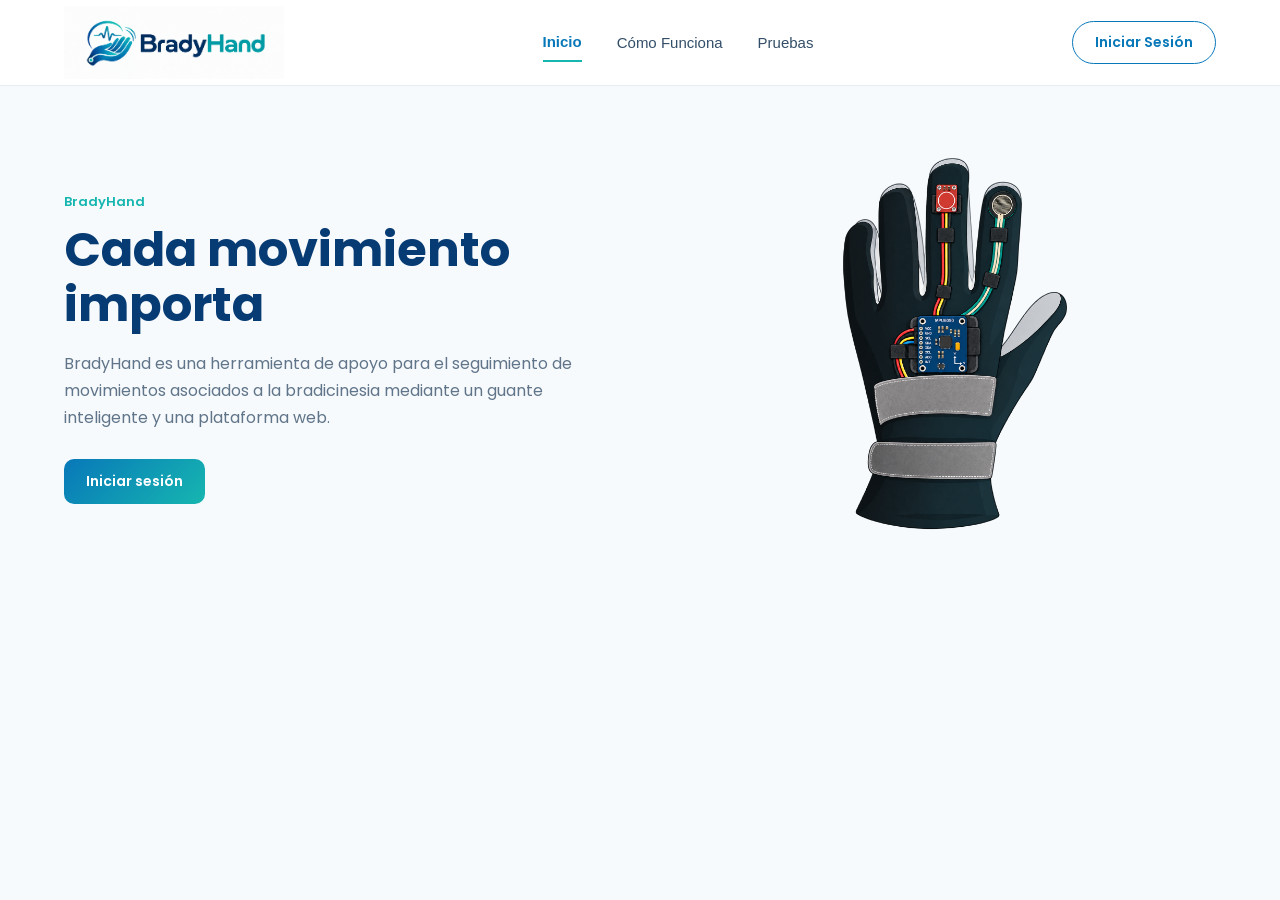
<file: index.html>
<!DOCTYPE html>
<html lang="es">

<head>
    <meta charset="UTF-8">

    <meta name="viewport"
          content="width=device-width, initial-scale=1.0">

    <title>BradyHand</title>

    <!-- <//xml//> -->

    <!-- Fuente -->
    <link rel="preconnect" href="https://fonts.googleapis.com">
    <link rel="preconnect" href="https://fonts.gstatic.com" crossorigin>

    <link href="https://fonts.googleapis.com/css2?family=Poppins:wght@400;500;600;700&display=swap"
          rel="stylesheet">

    <!-- CSS -->
    <link rel="stylesheet" href="/css/index_style.css">
</head>


<body>

<header>

    <nav class="navbar">

        <div class="nav-container">

            <a href="index.html" class="logo">

                <img src="/img/logo-bradyhand.png" alt="Logo BradyHand">

            </a>

            <div class="nav-links">

                <button class="tab-btn active" data-tab="inicio">Inicio</button>
                <button class="tab-btn" data-tab="funcionamiento">Cómo Funciona</button>
                <button class="tab-btn" data-tab="pruebas">Pruebas</button>
               
            </div>

            <a href="login.html" class="btn-login">Iniciar Sesión</a>

        </div>

    </nav>

</header>

<main>

    <!-- INICIO -->
    <section id="inicio" class="tab-content active">

        <div class="home-section">

            <div class="home-text">

                <span class="section-tag">BradyHand</span>

                <h1>Cada movimiento importa</h1>

                <p>
                    BradyHand es una herramienta de apoyo para el seguimiento
                    de movimientos asociados a la bradicinesia mediante un
                    guante inteligente y una plataforma web.
                </p>

                <a href="login.html" class="home-button">
                    Iniciar sesión
                </a>

            </div>

            <div class="home-image">

                <img src="img/guante.png" alt="guante BradyHand">

            </div>

        </div>

    </section>


    <!-- CÓMO FUNCIONA -->
    <section id="funcionamiento" class="tab-content">

        <div class="info-section">

            <span class="section-tag">Funcionamiento</span>

            <h1>¿Cómo funciona BradyHand?</h1>

            <p class="section-description">
                El sistema registra diferentes movimientos de la mano y
                permite consultar sus resultados desde la plataforma.
            </p>


            <div class="steps-container">

                <div class="step-card">
                    <span class="step-number">1</span>

                    <h3>Realizar la prueba</h3>

                    <p>
                        El paciente utiliza el guante y realiza los movimientos
                        indicados por el profesional.
                    </p>
                </div>


                <div class="step-card">
                    <span class="step-number">2</span>

                    <h3>Registrar datos</h3>

                    <p>
                        Los sensores capturan información relacionada con el
                        movimiento, contacto y presión.
                    </p>
                </div>


                <div class="step-card">
                    <span class="step-number">3</span>

                    <h3>Consultar resultados</h3>

                    <p>
                        El profesional puede consultar las pruebas y el
                        historial de cada paciente.
                    </p>
                </div>

            </div>

        </div>

    </section>


    <!-- PRUEBAS -->
    <section id="pruebas" class="tab-content">

        <div class="info-section">

            <span class="section-tag">Pruebas</span>

            <h1>Movimientos evaluados</h1>

            <p class="section-description">
                BradyHand utiliza diferentes acciones de la mano para registrar
                características relevantes del movimiento.
            </p>


            <div class="tests-container">

                <div class="test-card">

                    <img src="/img/MPU.png" alt="Prueba-Flexion" class="test-image">

                    <div class="test-icon">
                        01
                    </div>

                    <h3>Flexión y extensión</h3>

                    <p>
                        Movimiento repetitivo de la muñeca para analizar
                        velocidad y comportamiento del movimiento.
                    </p>

                </div>


                <div class="test-card">

                    <img src="/img/TTP.png" alt="Prueba-Toque" class="test-image">

                    <div class="test-icon">
                        02
                    </div>

                    <h3>Toque de dedos</h3>

                    <p>
                        Contacto repetitivo entre el dedo medio y el pulgar
                        para registrar frecuencia y pausas.
                    </p>

                </div>


                <div class="test-card">

                    <img src="/img/FSR.png" alt="Prueba-Presion" class="test-image">

                    <div class="test-icon">
                        03
                    </div>

                    <h3>Presión</h3>

                    <p>
                        Presión entre los dedos para registrar cambios en la
                        fuerza aplicada durante la prueba.
                    </p>

                </div>

            </div>

        </div>

    </section>

</main>

<script src="/js/home.js"></script>

</body>

</html>
</file>
<file: css/index_style.css>
/* =========================================================
   BRADYHAND
   ESTILOS GENERALES
   ========================================================= */


/* =========================================================
   PALETA DE COLORES
   ========================================================= */

:root {

    /* Colores principales del logo */

    --azul-oscuro: #073B73;

    --azul: #0878B9;

    --turquesa: #16B6B0;

    --turquesa-claro: #79DAD5;


    /* Colores de interfaz */

    --fondo: #F7FAFC;

    --blanco: #FFFFFF;

    --texto: #1C2B3A;

    --texto-secundario: #667788;

    --borde: #DCE7EE;


    /* Sombras */

    --sombra:
        0 8px 25px rgba(7, 59, 115, 0.08);


    /* Bordes */

    --radio-pequeno: 8px;

    --radio: 14px;

    --radio-grande: 22px;
}


/* =========================================================
   RESET
   ========================================================= */

* {
    margin: 0;
    padding: 0;

    box-sizing: border-box;
}


/* =========================================================
   BODY
   ========================================================= */

body {

    font-family: "Poppins", sans-serif;

    background-color: #f7fafc;

    color: #073b73;

}


/* =========================================================
   CONTENEDOR GENERAL
   ========================================================= */

.contenedor {

    width: 90%;

    max-width: 1200px;

    margin: 0 auto;

    padding: 40px 0;
}


/* =========================================================
   TÍTULOS
   ========================================================= */

h1,
h2,
h3 {

    color: var(--azul-oscuro);

    line-height: 1.2;
}


h1 {

    font-size: 3rem;

    font-weight: 700;

    margin-bottom: 15px;
}


h1 span {

    color: var(--turquesa);
}


h2 {

    font-size: 2rem;

    font-weight: 600;

    margin-bottom: 15px;
}


h3 {

    font-size: 1.3rem;

    font-weight: 600;
}


/* =========================================================
   TEXTO
   ========================================================= */

p {

    color: var(--texto-secundario);

    font-size: 1rem;
}


.texto-prueba {

    font-size: 1.2rem;

    margin-bottom: 25px;
}


/* =========================================================
   LINKS
   ========================================================= */

a {

    color: var(--azul);

    text-decoration: none;

    transition: 0.2s;
}


a:hover {

    color: var(--turquesa);
}

/* =========================================================
   NAV BAR
   ========================================================= */

.tab-content{

    display: none;

}

.tab-content.active {
    display: block;
}

.navbar {
    width: 100%;
    background-color: white;

    border-bottom: 1px solid #e5edf2;
}

.nav-container {
    width: 90%;
    max-width: 1400px;

    margin: 0 auto;

    display: flex;
    align-items: center;
    justify-content: space-between;

    height: 85px;
}

.logo img {
    width: 220px;
    height: auto;

    display: block;
}

.nav-links {
    display: flex;
    align-items: center;

    gap: 35px;
}

.tab-btn {
    background: none;
    border: none;

    font-size: 15px;
    color: #334e68;

    cursor: pointer;

    padding: 10px 0;
}

.tab-btn:hover {
    color: #16b6b0;
}

.tab-btn.active {
    color: #0878b9;
    font-weight: bold;

    border-bottom: 2px solid #16b6b0;
}

.btn-login {
    text-decoration: none;

    color: #0878b9;

    border: 1.5px solid #0878b9;

    padding: 10px 22px;

    border-radius: 25px;

    font-size: 14px;

    font-weight: 600;

    transition: 0.2s;
}

.btn-login:hover {
    background-color: #0878b9;
    color: white;
}

/* =========================================================
   CONTENIDO GENERAL
   ========================================================= */

.tab-content {
    display: none;
}

.tab-content.active {
    display: block;
}


/* Etiqueta pequeña superior */

.section-tag {
    display: inline-block;

    color: #16b6b0;

    font-size: 13px;
    font-weight: 600;

    margin-bottom: 10px;
}


/* =========================================================
   INICIO
   ========================================================= */

.home-section {
    width: 90%;
    max-width: 1200px;

    min-height: 520px;

    margin: 0 auto;

    display: flex;
    align-items: center;
    justify-content: space-between;

    gap: 70px;
}


.home-text {
    flex: 1;
    max-width: 600px;
}


.home-text h1 {
    color: #073b73;

    font-size: 48px;

    line-height: 1.15;

    margin-bottom: 18px;
}


.home-text p {
    color: #60758a;

    font-size: 16px;

    line-height: 1.7;

    margin-bottom: 28px;
}

.home-image {
    flex: 1;

    display: flex;
    align-items: center;
    justify-content: center;
}


.home-image img {
    width: 100%;
    max-width: 520px;

    height: 400px;

    object-fit: contain;

    display: block;
}


.home-button {
    display: inline-block;

    text-decoration: none;

    background: linear-gradient(
        135deg,
        #0878b9,
        #16b6b0
    );

    color: white;

    padding: 12px 22px;

    border-radius: 10px;

    font-size: 14px;
    font-weight: 600;

    transition: 0.2s;
}


.home-button:hover {
    transform: translateY(-1px);

    box-shadow:
        0 7px 18px rgba(8, 120, 185, 0.18);
}


/* =========================================================
   SECCIONES
   ========================================================= */

.info-section {
    width: 90%;
    max-width: 1100px;

    margin: 0 auto;

    padding: 70px 0;
}


.info-section h1 {
    color: #073b73;

    font-size: 32px;

    margin-bottom: 10px;
}


.section-description {
    color: #6b7c8f;

    max-width: 680px;

    line-height: 1.6;

    margin-bottom: 35px;
}


/* =========================================================
   CÓMO FUNCIONA
   ========================================================= */

.steps-container {
    display: grid;

    grid-template-columns: repeat(3, 1fr);

    gap: 20px;
}


.step-card {
    background-color: white;

    border: 1px solid #e5edf2;

    border-radius: 16px;

    padding: 25px;

    box-shadow:
        0 7px 22px rgba(7, 59, 115, 0.06);
}


.step-number {
    width: 38px;
    height: 38px;

    display: flex;
    align-items: center;
    justify-content: center;

    border-radius: 50%;

    background: linear-gradient(
        135deg,
        #0878b9,
        #16b6b0
    );

    color: white;

    font-size: 14px;
    font-weight: 600;

    margin-bottom: 18px;
}


.step-card h3 {
    color: #073b73;

    font-size: 17px;

    margin-bottom: 9px;
}


.step-card p {
    color: #6b7c8f;

    font-size: 13px;

    line-height: 1.6;
}


/* =========================================================
   PRUEBAS
   ========================================================= */

.tests-container {
    display: grid;

    grid-template-columns: repeat(3, 1fr);

    gap: 20px;
}


.test-card {
    background-color: white;

    border: 1px solid #e5edf2;

    border-radius: 16px;

    padding: 25px;

    transition: 0.2s;
}


.test-card:hover {
    transform: translateY(-2px);

    box-shadow:
        0 8px 25px rgba(7, 59, 115, 0.08);
}


.test-icon {
    color: #16b6b0;

    font-size: 13px;
    font-weight: 700;

    margin-bottom: 15px;
}


.test-card h3 {
    color: #073b73;

    font-size: 17px;

    margin-bottom: 9px;
}


.test-card p {
    color: #6b7c8f;

    font-size: 13px;

    line-height: 1.6;
}

.test-image {
    width: 100%;
    height: 160px;

    object-fit: contain;

    border-radius: 12px;

    margin-bottom: 18px;

    display: block;
}

@media (max-width: 768px) {

    .home-section {
        min-height: auto;

        padding: 60px 0;
    }


    .home-text h1 {
        font-size: 36px;
    }


    .steps-container,
    .tests-container {
        grid-template-columns: 1fr;
    }


    .info-section {
        padding: 45px 0;
    }

    .test-image{

        height: 220px;

    }

}


@media (max-width: 480px) {

    .home-text h1 {
        font-size: 30px;
    }


    .home-text p {
        font-size: 14px;
    }


    .info-section h1 {
        font-size: 26px;
    }

    .test-image{

        height: 180px;

    }

}




/* =========================================================
   RESPONSIVE
   ========================================================= */

@media (max-width: 768px) {

    .contenedor {

        width: 92%;
    }


    h1 {

        font-size: 2.3rem;
    }


    h2 {

        font-size: 1.7rem;
    }


    .seccion {

        padding: 55px 0;
    }

}
</file>
